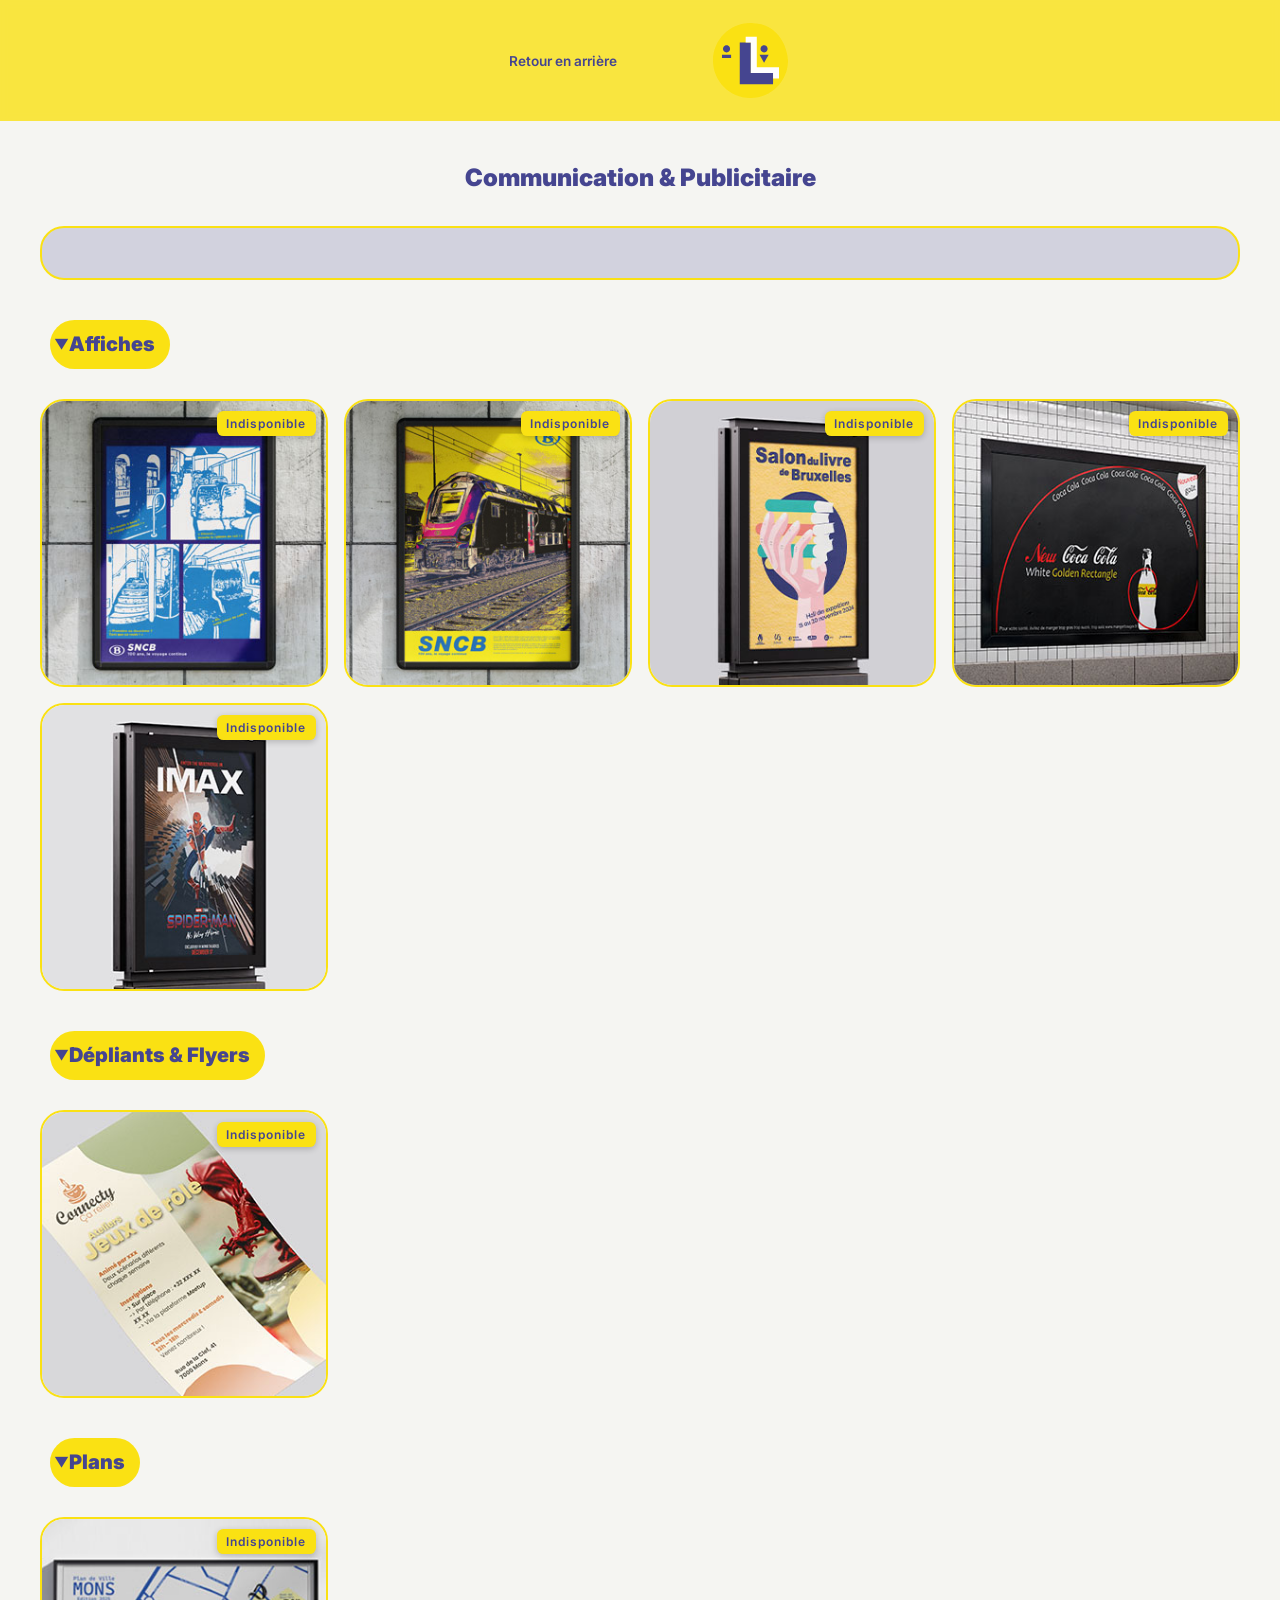
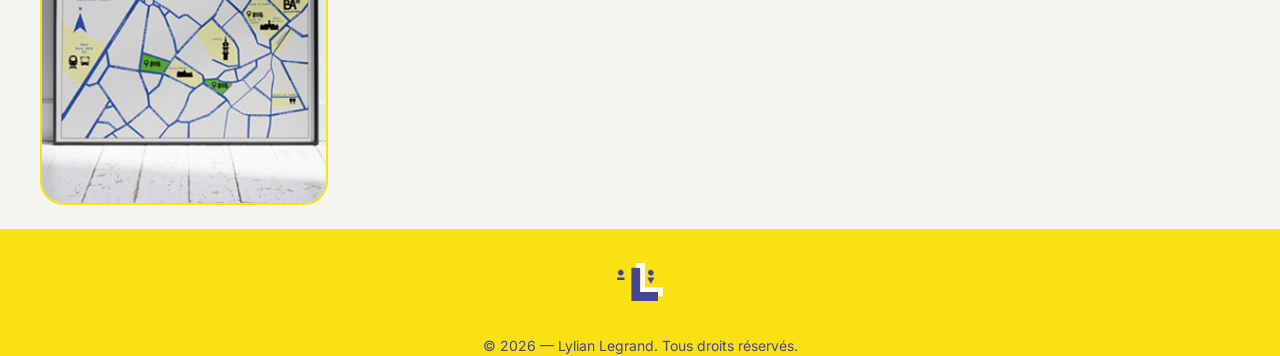
<file: html/communication_pub/communication_pub.html>
<!DOCTYPE html>
<html lang="fr">
<head>
    <!-- Meta de base -->
    <meta charset="UTF-8">
    <meta http-equiv="X-UA-Compatible" content="IE=edge">
    <meta name="viewport" content="width=device-width, initial-scale=1.0">

    <!-- Titre, Icône & SEO -->
    <title>Lylian Legrand – Portfolio Graphique</title>

    <link rel="icon" type="image/svg+xml" href="../../assets/images/favicon/favicon.svg">
    
    <meta name="description" content="Portfolio de Legrand Lylian, graphiste et artiste visuel. Illustration, design graphique, motion et projets créatifs.">
    <meta name="author" content="Lylian Legrand">
    <meta name="theme-color" content="#454590">

    <!-- Fonts -->
    <link rel="preconnect" href="https://fonts.googleapis.com">
    <link rel="preconnect" href="https://fonts.gstatic.com" crossorigin>
    <link href="https://fonts.googleapis.com/css2?family=Inter:wght@300;400;600&display=swap" rel="stylesheet">
    
    <!-- Stylesheets -->
    <link rel="stylesheet" href="../../css/main.css">
</head>
<body>
    <main>
        <header>
            <nav class="navbar">
                <ul>
                    <li><a href="../../index.html#projects">Retour en arrière</a></li>
                    <li><a href="../../index.html"><img src="../../assets/images/website_icon/website_icon.svg" alt="Logo Lylian Legrand" loading="eager"></a></li>
                </ul>
            </nav>
        </header>
        <section class="reveal">
            <h2 id="projects">Communication & Publicitaire</h2>
            <div class="grid1">
                <div>
                    <article>
                        <p class="center"></p>
                    </article>
                </div>
            </div>
            <div id="portfolio"></div>
        </section>
        <div id="alert">🚧 Cette page n'est pas encore disponible</div>
        <footer>
            <nav class="navbar_footer reveal">
                <ul>
                    <li><a href="../../index.html"><img src="../../assets/images/website_icon/website_icon.svg" alt="website_icon"></a></li>
                </ul>
            </nav>
            <p class="center"><small>&copy; <span id="year"></span> — Lylian Legrand. Tous droits réservés.</small></p>
        </footer>
        <div id="overlay">
            <div class="overlay_content">
                <button id="overlay_close">✕</button>
                <iframe id="overlay_frame"></iframe>
            </div>
        </div>
        <template id="portfolio_item">
            <article>
            <a>
            <img loading="lazy">
            <div>
            <span class="title"></span>
            <span class="date"></span>
            <p></p>
            </div>
            </a>
            </article>
        </template>
        <script src="../../assets/js/reveal.js" defer></script>
        <script src="../../assets/js/getyear.js" defer></script>
        <script src="../../html/communication_pub/template_communication_pub.js" defer></script>
    </main>
</body>
</html>
</file>
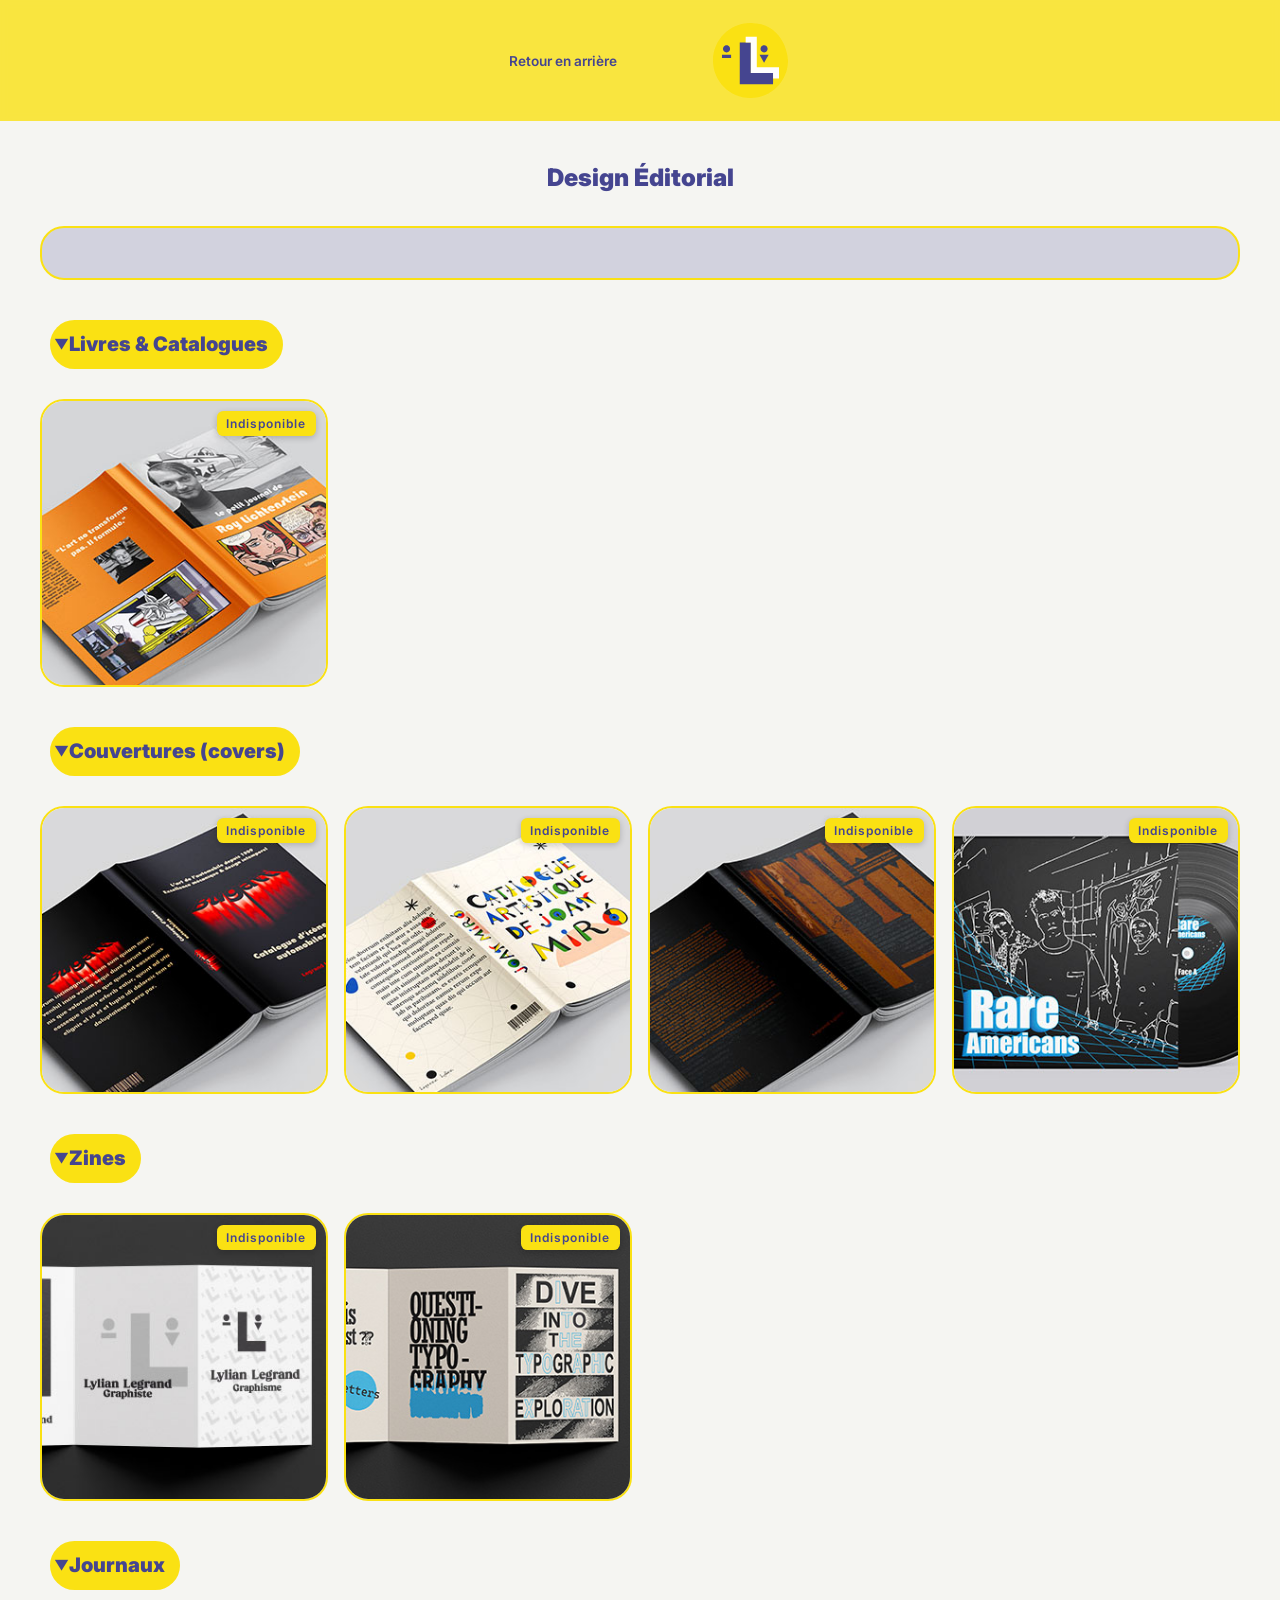
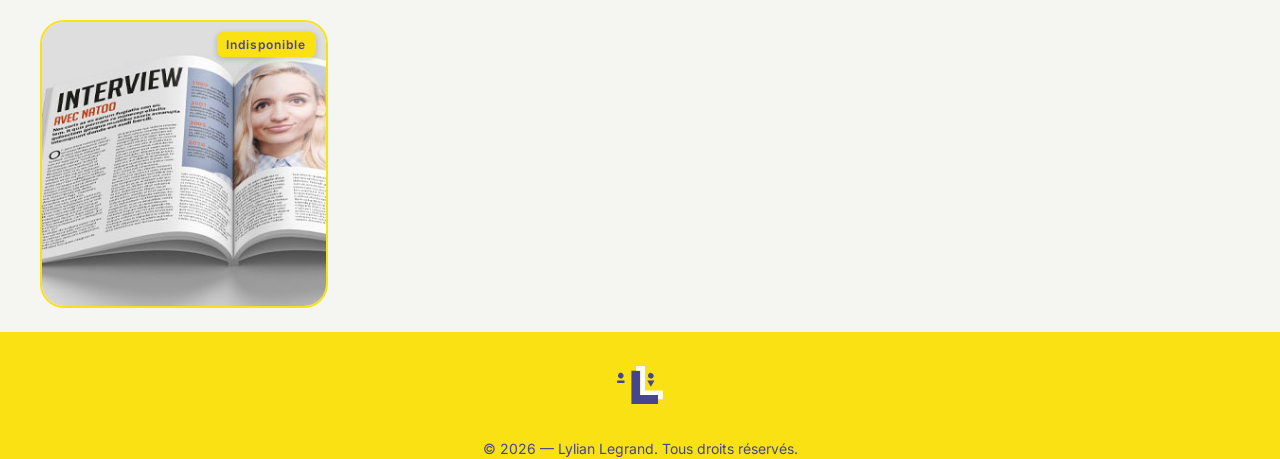
<file: html/design_editorial/design_editorial.html>
<!DOCTYPE html>
<html lang="fr">
<head>
    <!-- Meta de base -->
    <meta charset="UTF-8">
    <meta http-equiv="X-UA-Compatible" content="IE=edge">
    <meta name="viewport" content="width=device-width, initial-scale=1.0">

    <!-- Titre, Icône & SEO -->
    <title>Lylian Legrand – Portfolio Graphique</title>

    <link rel="icon" type="image/svg+xml" href="../../assets/images/favicon/favicon.svg">
    
    <meta name="description" content="Portfolio de Legrand Lylian, graphiste et artiste visuel. Illustration, design graphique, motion et projets créatifs.">
    <meta name="author" content="Lylian Legrand">
    <meta name="theme-color" content="#454590">

    <!-- Fonts -->
    <link rel="preconnect" href="https://fonts.googleapis.com">
    <link rel="preconnect" href="https://fonts.gstatic.com" crossorigin>
    <link href="https://fonts.googleapis.com/css2?family=Inter:wght@300;400;600&display=swap" rel="stylesheet">
    
    <!-- Stylesheets -->
    <link rel="stylesheet" href="../../css/main.css">
</head>
<body>
    <main>
        <header>
            <nav class="navbar">
                <ul>
                    <li><a href="../../index.html#projects">Retour en arrière</a></li>
                    <li><a href="../../index.html"><img src="../../assets/images/website_icon/website_icon.svg" alt="Logo Lylian Legrand" loading="eager"></a></li>
                </ul>
            </nav>
        </header>
        <section class="reveal">
            <h2 id="projects">Design Éditorial</h2>
            <div class="grid1">
                <div>
                    <article>
                        <p class="center"></p>
                    </article>
                </div>
            </div>
            <div id="portfolio"></div>
        </section>
        <div id="alert">🚧 Cette page n'est pas encore disponible</div>
        <footer>
            <nav class="navbar_footer reveal">
                <ul>
                    <li><a href="../../index.html"><img src="../../assets/images/website_icon/website_icon.svg" alt="website_icon"></a></li>
                </ul>
            </nav>
            <p class="center"><small>&copy; <span id="year"></span> — Lylian Legrand. Tous droits réservés.</small></p>
        </footer>
        <div id="overlay">
            <div class="overlay_content">
                <button id="overlay_close">✕</button>
                <iframe id="overlay_frame"></iframe>
            </div>
        </div>
        <template id="portfolio_item">
            <article>
            <a>
            <img loading="lazy">
            <div>
            <span class="title"></span>
            <span class="date"></span>
            <p></p>
            </div>
            </a>
            </article>
        </template>
        <script src="../../assets/js/reveal.js" defer></script>
        <script src="../../html/design_editorial/template_design_editorial.js" defer></script>
        <script src="../../assets/js/getyear.js" defer></script>
    </main>
</body>
</html>
</file>
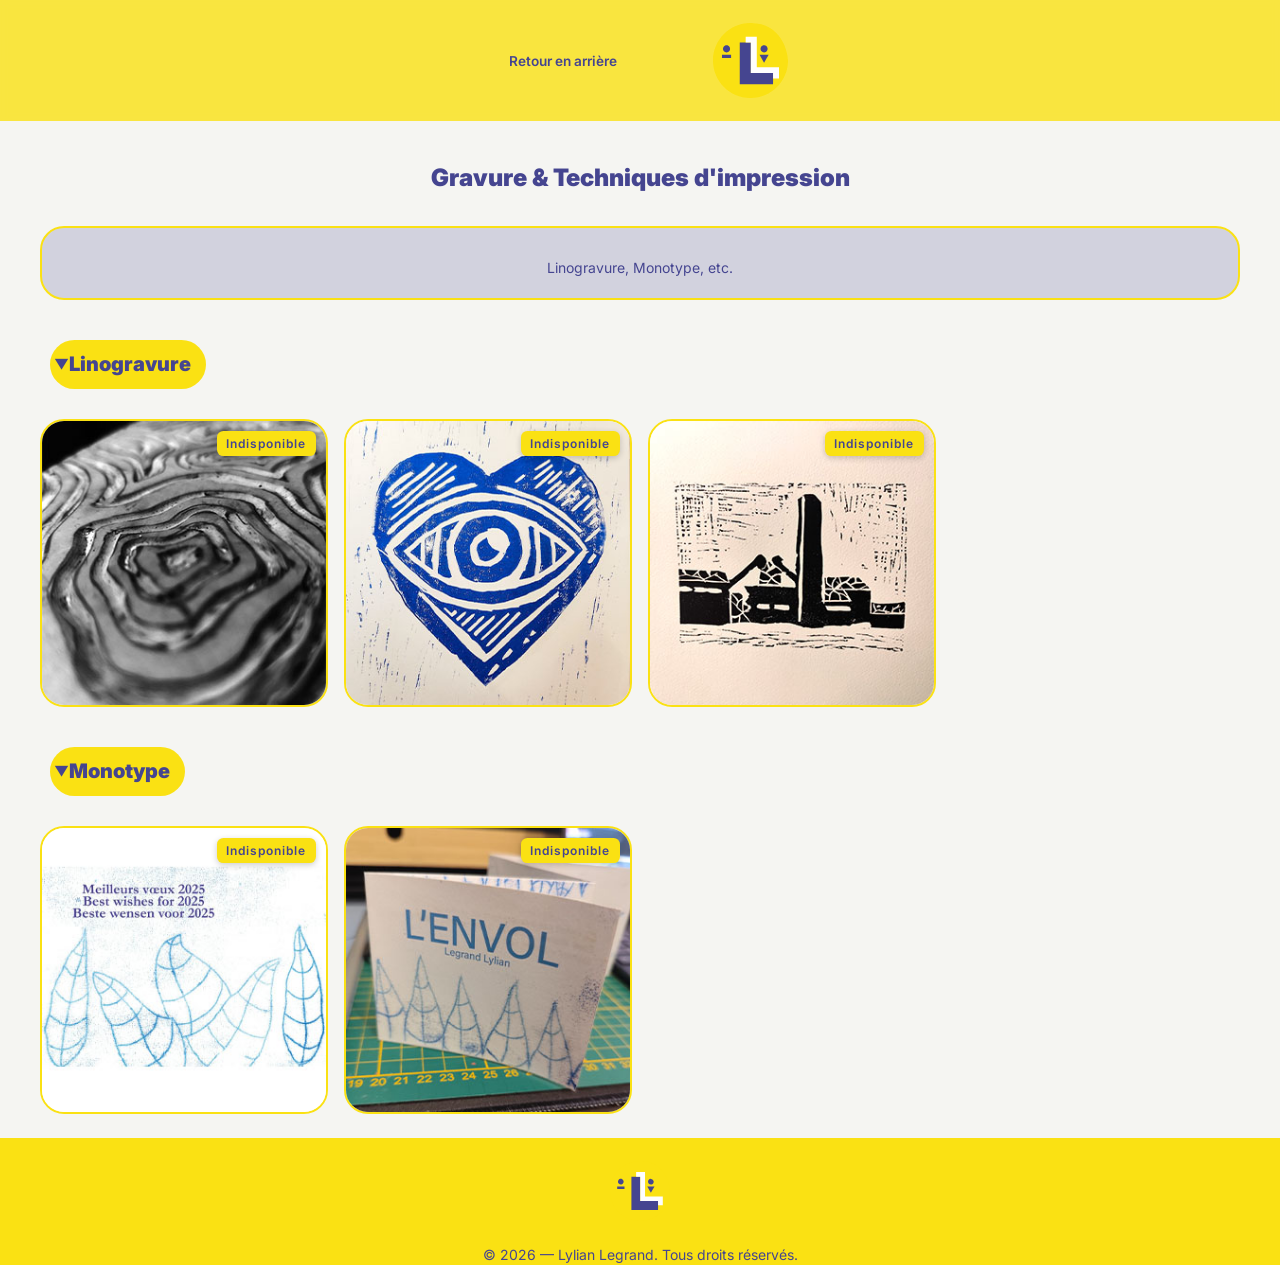
<file: html/gravure_impression/gravure_impression.html>
<!DOCTYPE html>
<html lang="fr">
<head>
    <!-- Meta de base -->
    <meta charset="UTF-8">
    <meta http-equiv="X-UA-Compatible" content="IE=edge">
    <meta name="viewport" content="width=device-width, initial-scale=1.0">

    <!-- Titre, Icône & SEO -->
    <title>Lylian Legrand – Portfolio Graphique</title>

    <link rel="icon" type="image/svg+xml" href="../../assets/images/favicon/favicon.svg">
    
    <meta name="description" content="Portfolio de Legrand Lylian, graphiste et artiste visuel. Illustration, design graphique, motion et projets créatifs.">
    <meta name="author" content="Lylian Legrand">
    <meta name="theme-color" content="#454590">

    <!-- Fonts -->
    <link rel="preconnect" href="https://fonts.googleapis.com">
    <link rel="preconnect" href="https://fonts.gstatic.com" crossorigin>
    <link href="https://fonts.googleapis.com/css2?family=Inter:wght@300;400;600&display=swap" rel="stylesheet">
    
    <!-- Stylesheets -->
    <link rel="stylesheet" href="../../css/main.css">
</head>
<body>
    <main>
        <header>
            <nav class="navbar">
                <ul>
                    <li><a href="../../index.html#projects">Retour en arrière</a></li>
                    <li><a href="../../index.html"><img src="../../assets/images/website_icon/website_icon.svg" alt="Logo Lylian Legrand" loading="eager"></a></li>
                </ul>
            </nav>
        </header>
        <section class="reveal">
            <h2 id="projects">Gravure & Techniques d'impression</h2>
            <div class="grid1">
                <div>
                    <article>
                        <p class="center">Linogravure, Monotype, etc.</p>
                    </article>
                </div>
            </div>
            <div id="portfolio"></div>
        </section>
        <div id="alert">🚧 Cette page n'est pas encore disponible</div>
        <footer>
            <nav class="navbar_footer reveal">
                <ul>
                    <li><a href="../../index.html"><img src="../../assets/images/website_icon/website_icon.svg" alt="website_icon"></a></li>
                </ul>
            </nav>
            <p class="center"><small>&copy; <span id="year"></span> — Lylian Legrand. Tous droits réservés.</small></p>
        </footer>
        <div id="overlay">
            <div class="overlay_content">
                <button id="overlay_close">✕</button>
                <iframe id="overlay_frame"></iframe>
            </div>
        </div>
        <template id="portfolio_item">
            <article>
            <a>
            <img loading="lazy">
            <div>
            <span class="title"></span>
            <span class="date"></span>
            <p></p>
            </div>
            </a>
            </article>
        </template>
        <script src="../../assets/js/reveal.js" defer></script>
        <script src="../../assets/js/getyear.js" defer></script>
        <script src="../../html/gravure_impression/template_gravure_impression.js" defer></script>
    </main>
</body>
</html>
</file>
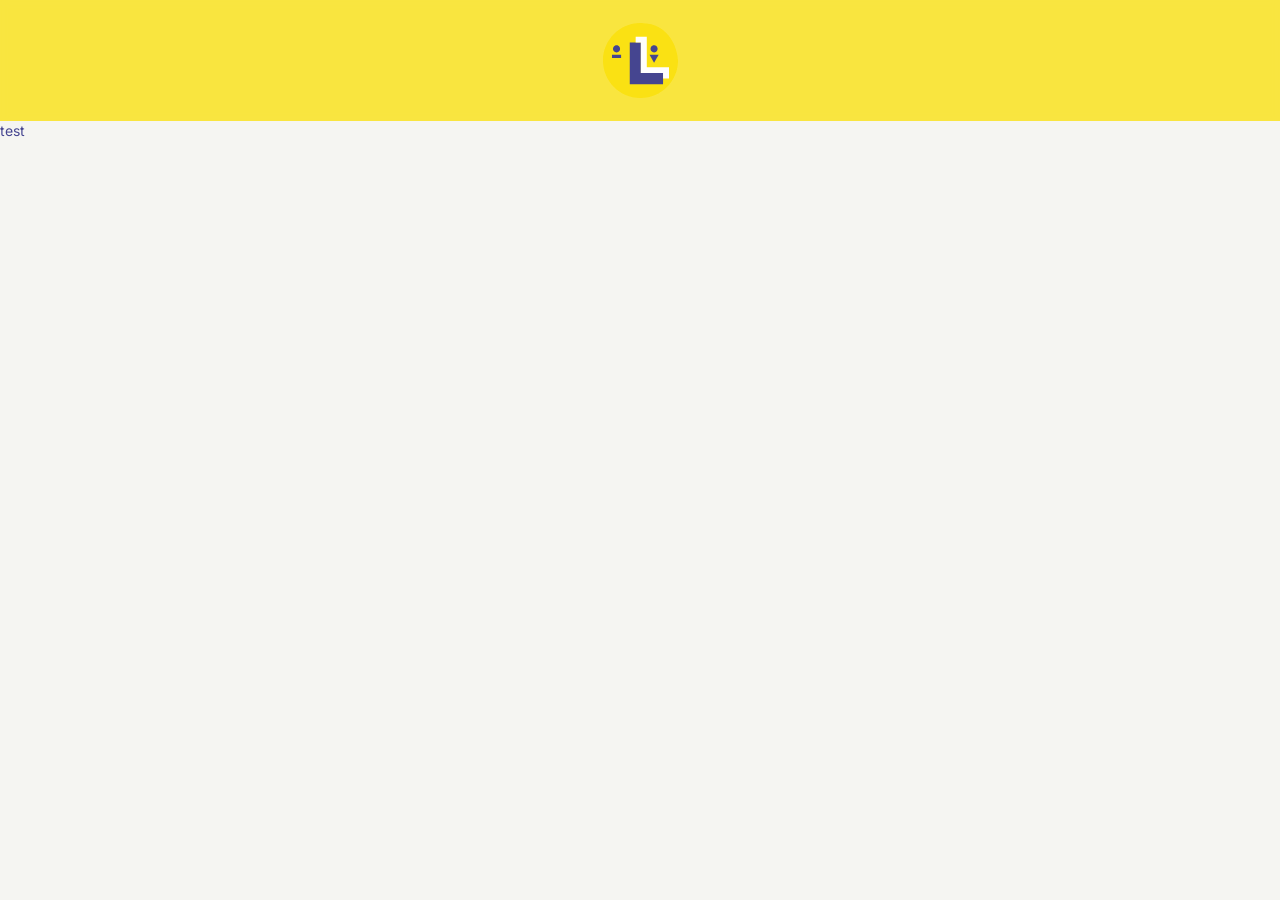
<file: html/logos_identite-visuelle/cocotte.html>
<!DOCTYPE html>
<html lang="fr">
<head>
    <!-- Meta de base -->
    <meta charset="UTF-8">
    <meta http-equiv="X-UA-Compatible" content="IE=edge">
    <meta name="viewport" content="width=device-width, initial-scale=1.0">

    <!-- Titre, Icône & SEO -->
    <title>Lylian Legrand – Portfolio Graphique</title>

    <link rel="icon" type="image/svg+xml" href="../../assets/images/favicon/favicon.svg">
    
    <meta name="description" content="Portfolio de Legrand Lylian, graphiste et artiste visuel. Illustration, design graphique, motion et projets créatifs.">
    <meta name="author" content="Lylian Legrand">
    <meta name="theme-color" content="#454590">

    <!-- Fonts -->
    <link rel="preconnect" href="https://fonts.googleapis.com">
    <link rel="preconnect" href="https://fonts.gstatic.com" crossorigin>
    <link href="https://fonts.googleapis.com/css2?family=Inter:wght@300;400;600&display=swap" rel="stylesheet">
    
    <!-- Stylesheets -->
    <link rel="stylesheet" href="../../css/main.css">
</head>
<body>
    <main>
        <header>
            <nav class="navbar">
                <ul>
                    <li><a><img src="../../assets/images/website_icon/website_icon.svg" alt="Logo Lylian Legrand" loading="eager"></a></li>
                </ul>
            </nav>
        </header>
        <p>test</p>
    </main>
    <footer></footer>
</body>
</html>
</file>
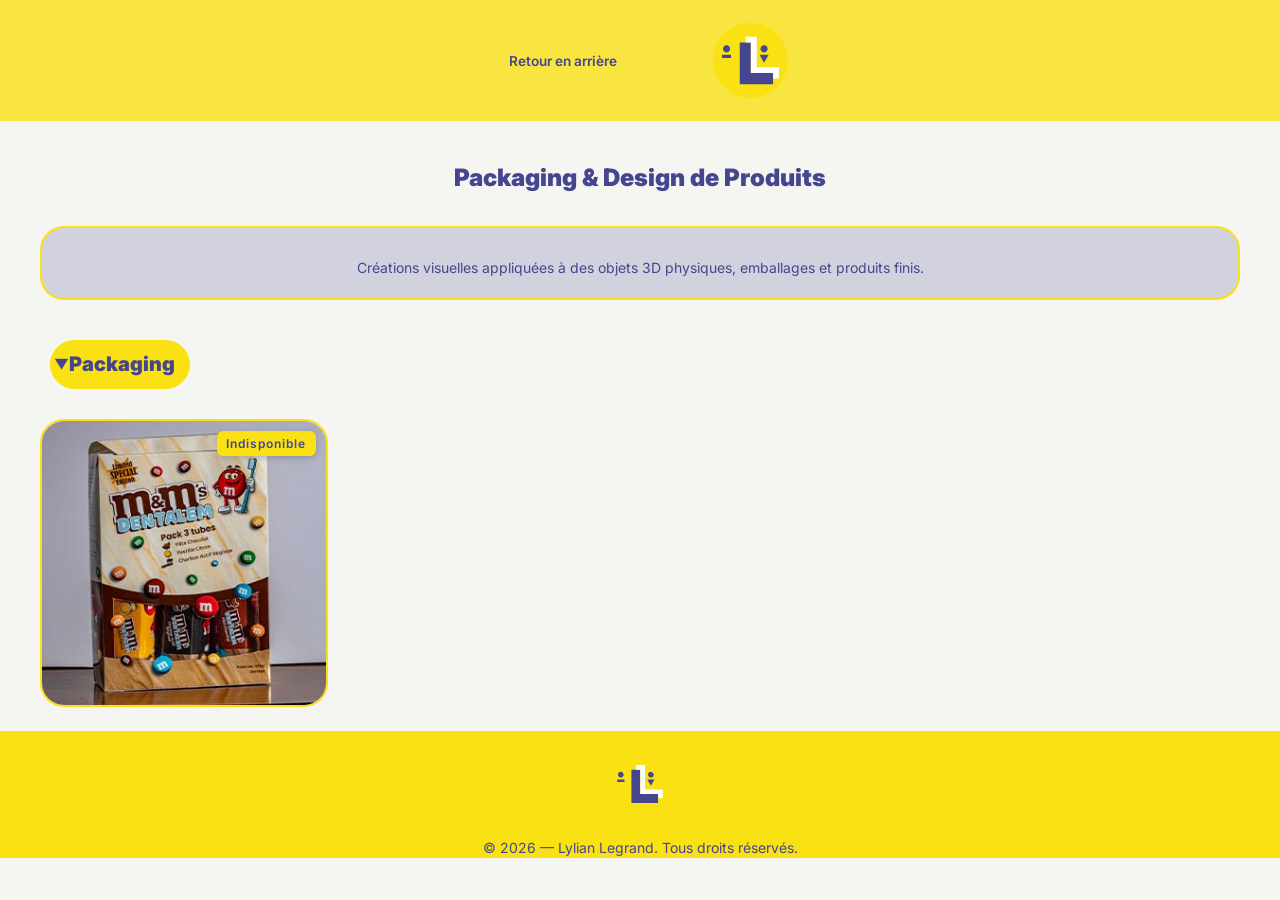
<file: html/packaging_product-design/packaging_product-design.html>
<!DOCTYPE html>
<html lang="fr">
<head>
    <!-- Meta de base -->
    <meta charset="UTF-8">
    <meta http-equiv="X-UA-Compatible" content="IE=edge">
    <meta name="viewport" content="width=device-width, initial-scale=1.0">

    <!-- Titre, Icône & SEO -->
    <title>Lylian Legrand – Portfolio Graphique</title>

    <link rel="icon" type="image/svg+xml" href="../../assets/images/favicon/favicon.svg">
    
    <meta name="description" content="Portfolio de Legrand Lylian, graphiste et artiste visuel. Illustration, design graphique, motion et projets créatifs.">
    <meta name="author" content="Lylian Legrand">
    <meta name="theme-color" content="#454590">

    <!-- Fonts -->
    <link rel="preconnect" href="https://fonts.googleapis.com">
    <link rel="preconnect" href="https://fonts.gstatic.com" crossorigin>
    <link href="https://fonts.googleapis.com/css2?family=Inter:wght@300;400;600&display=swap" rel="stylesheet">
    
    <!-- Stylesheets -->
    <link rel="stylesheet" href="../../css/main.css">
</head>
<body>
    <main>
        <header>
            <nav class="navbar">
                <ul>
                    <li><a href="../../index.html#projects">Retour en arrière</a></li>
                    <li><a href="../../index.html"><img src="../../assets/images/website_icon/website_icon.svg" alt="Logo Lylian Legrand" loading="eager"></a></li>
                </ul>
            </nav>
        </header>
        <section class="reveal">
            <h2 id="projects">Packaging & Design de Produits</h2>
            <div class="grid1">
                <div>
                    <article>
                        <p class="center">Créations visuelles appliquées à des objets 3D physiques, emballages et produits finis.</p>
                    </article>
                </div>
            </div>
            <div id="portfolio"></div>
        </section>
        <div id="alert">🚧 Cette page n'est pas encore disponible</div>
        <footer>
            <nav class="navbar_footer reveal">
                <ul>
                    <li><a href="../../index.html"><img src="../../assets/images/website_icon/website_icon.svg" alt="website_icon"></a></li>
                </ul>
            </nav>
            <p class="center"><small>&copy; <span id="year"></span> — Lylian Legrand. Tous droits réservés.</small></p>
        </footer>
        <div id="overlay">
            <div class="overlay_content">
                <button id="overlay_close">✕</button>
                <iframe id="overlay_frame"></iframe>
            </div>
        </div>
        <template id="portfolio_item">
            <article>
            <a>
            <img loading="lazy">
            <div>
            <span class="title"></span>
            <span class="date"></span>
            <p></p>
            </div>
            </a>
            </article>
        </template>
        <script src="../../assets/js/reveal.js" defer></script>
        <script src="../../assets/js/getyear.js" defer></script>
        <script src="../../html/packaging_product-design/template_packaging_product-design.js" defer></script>
    </main>
</body>
</html>
</file>
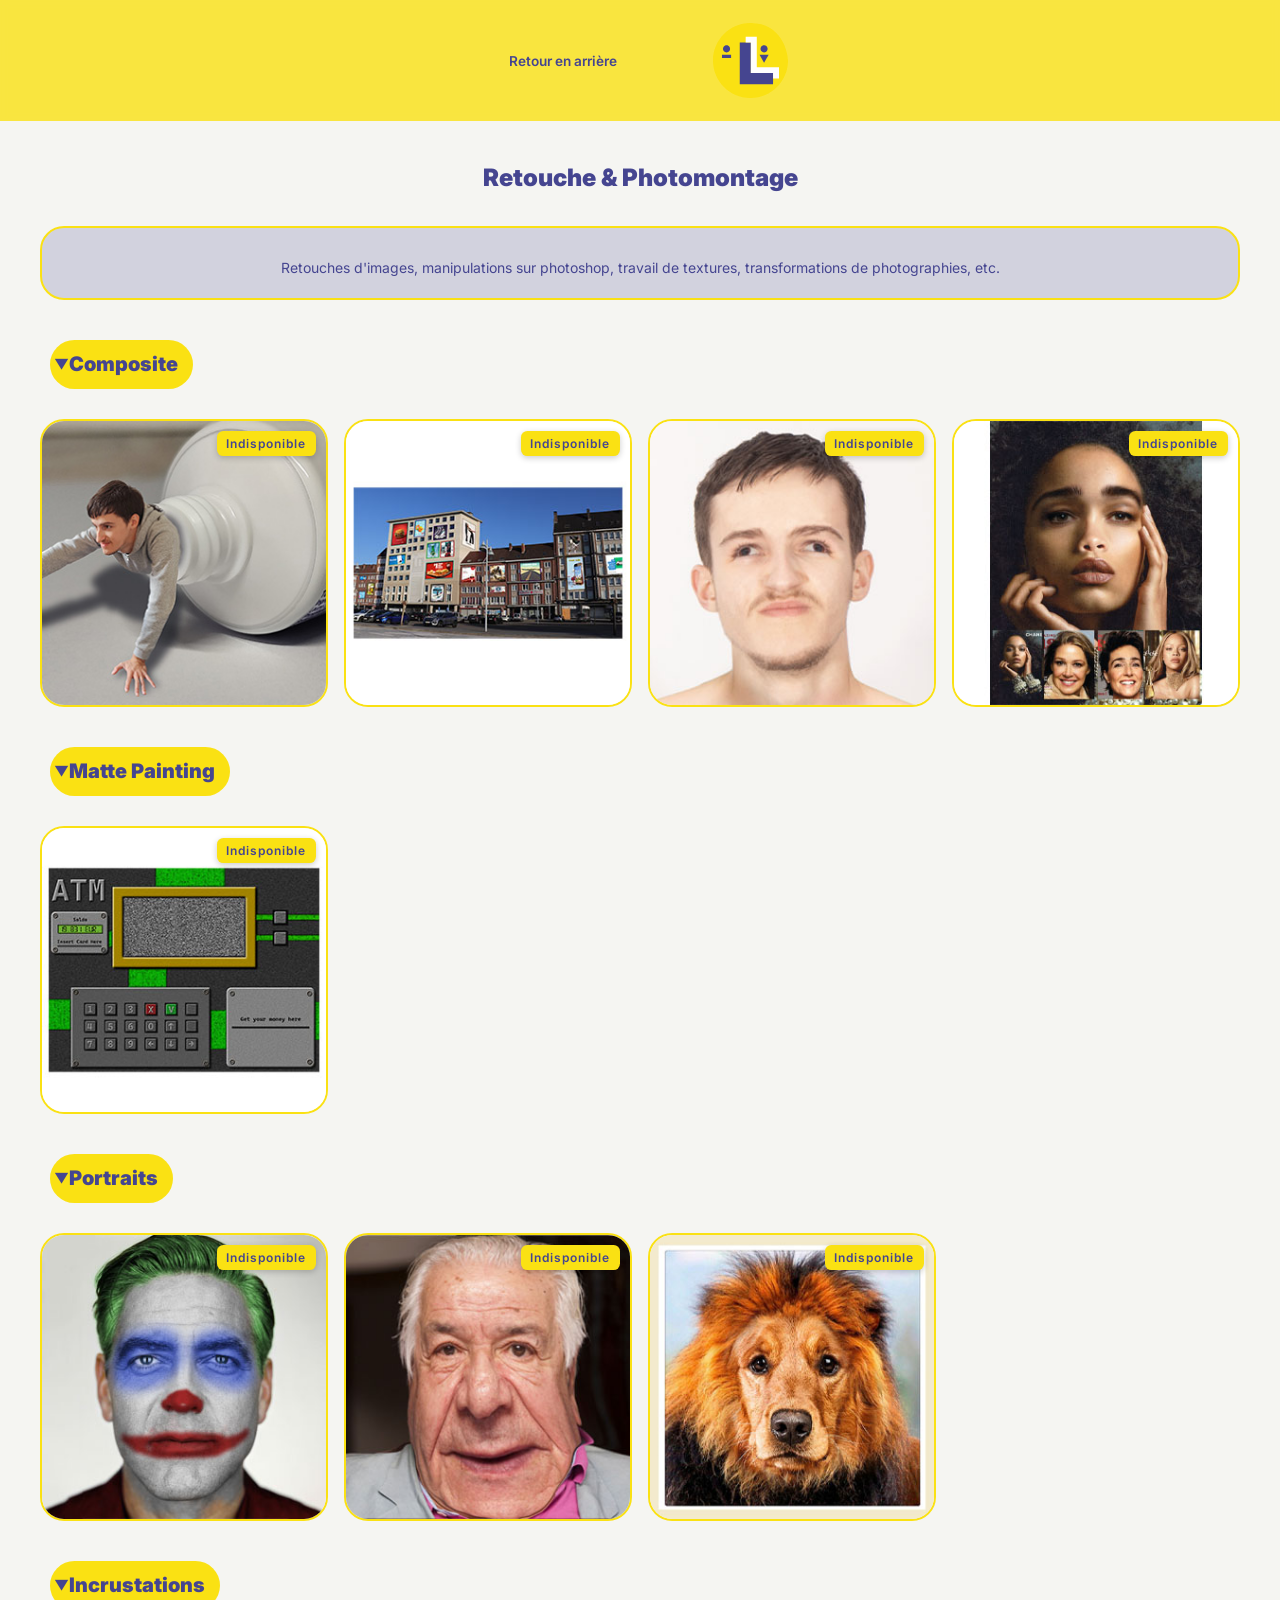
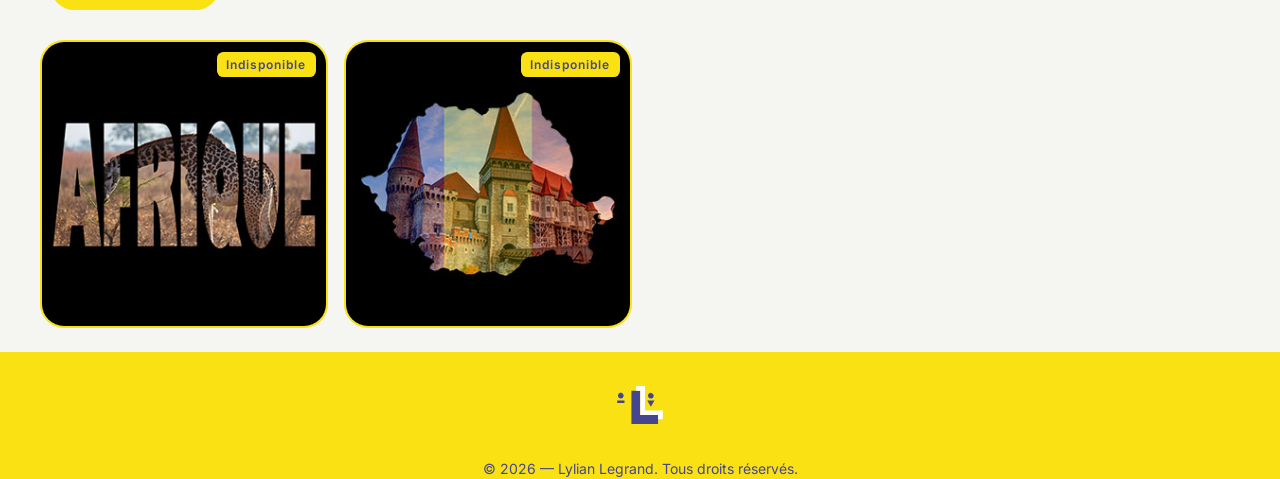
<file: html/retouche_photomontage/retouche_photomontage.html>
<!DOCTYPE html>
<html lang="fr">
<head>
    <!-- Meta de base -->
    <meta charset="UTF-8">
    <meta http-equiv="X-UA-Compatible" content="IE=edge">
    <meta name="viewport" content="width=device-width, initial-scale=1.0">

    <!-- Titre, Icône & SEO -->
    <title>Lylian Legrand – Portfolio Graphique</title>

    <link rel="icon" type="image/svg+xml" href="../../assets/images/favicon/favicon.svg">
    
    <meta name="description" content="Portfolio de Legrand Lylian, graphiste et artiste visuel. Illustration, design graphique, motion et projets créatifs.">
    <meta name="author" content="Lylian Legrand">
    <meta name="theme-color" content="#454590">

    <!-- Fonts -->
    <link rel="preconnect" href="https://fonts.googleapis.com">
    <link rel="preconnect" href="https://fonts.gstatic.com" crossorigin>
    <link href="https://fonts.googleapis.com/css2?family=Inter:wght@300;400;600&display=swap" rel="stylesheet">
    
    <!-- Stylesheets -->
    <link rel="stylesheet" href="../../css/main.css">
</head>
<body>
    <main>
        <header>
            <nav class="navbar">
                <ul>
                    <li><a href="../../index.html#projects">Retour en arrière</a></li>
                    <li><a href="../../index.html"><img src="../../assets/images/website_icon/website_icon.svg" alt="Logo Lylian Legrand" loading="eager"></a></li>
                </ul>
            </nav>
        </header>
        <section class="reveal">
            <h2 id="projects">Retouche & Photomontage</h2>
            <div class="grid1">
                <div>
                    <article>
                        <p class="center">Retouches d'images, manipulations sur photoshop, travail de textures, transformations de photographies, etc.</p>
                    </article>
                </div>
            </div>
            <div id="portfolio"></div>
        </section>
        <div id="alert">🚧 Cette page n'est pas encore disponible</div>
        <footer>
            <nav class="navbar_footer reveal">
                <ul>
                    <li><a href="../../index.html"><img src="../../assets/images/website_icon/website_icon.svg" alt="website_icon"></a></li>
                </ul>
            </nav>
            <p class="center"><small>&copy; <span id="year"></span> — Lylian Legrand. Tous droits réservés.</small></p>
        </footer>
        <div id="overlay">
            <div class="overlay_content">
                <button id="overlay_close">✕</button>
                <iframe id="overlay_frame"></iframe>
            </div>
        </div>
        <template id="portfolio_item">
            <article>
            <a>
            <img loading="lazy">
            <div>
            <span class="title"></span>
            <span class="date"></span>
            <p></p>
            </div>
            </a>
            </article>
        </template>
        <script src="../../assets/js/reveal.js" defer></script>
        <script src="../../assets/js/getyear.js" defer></script>
        <script src="../../html/retouche_photomontage/template_retouche_photomontage.js" defer></script>
    </main>
</body>
</html>
</file>
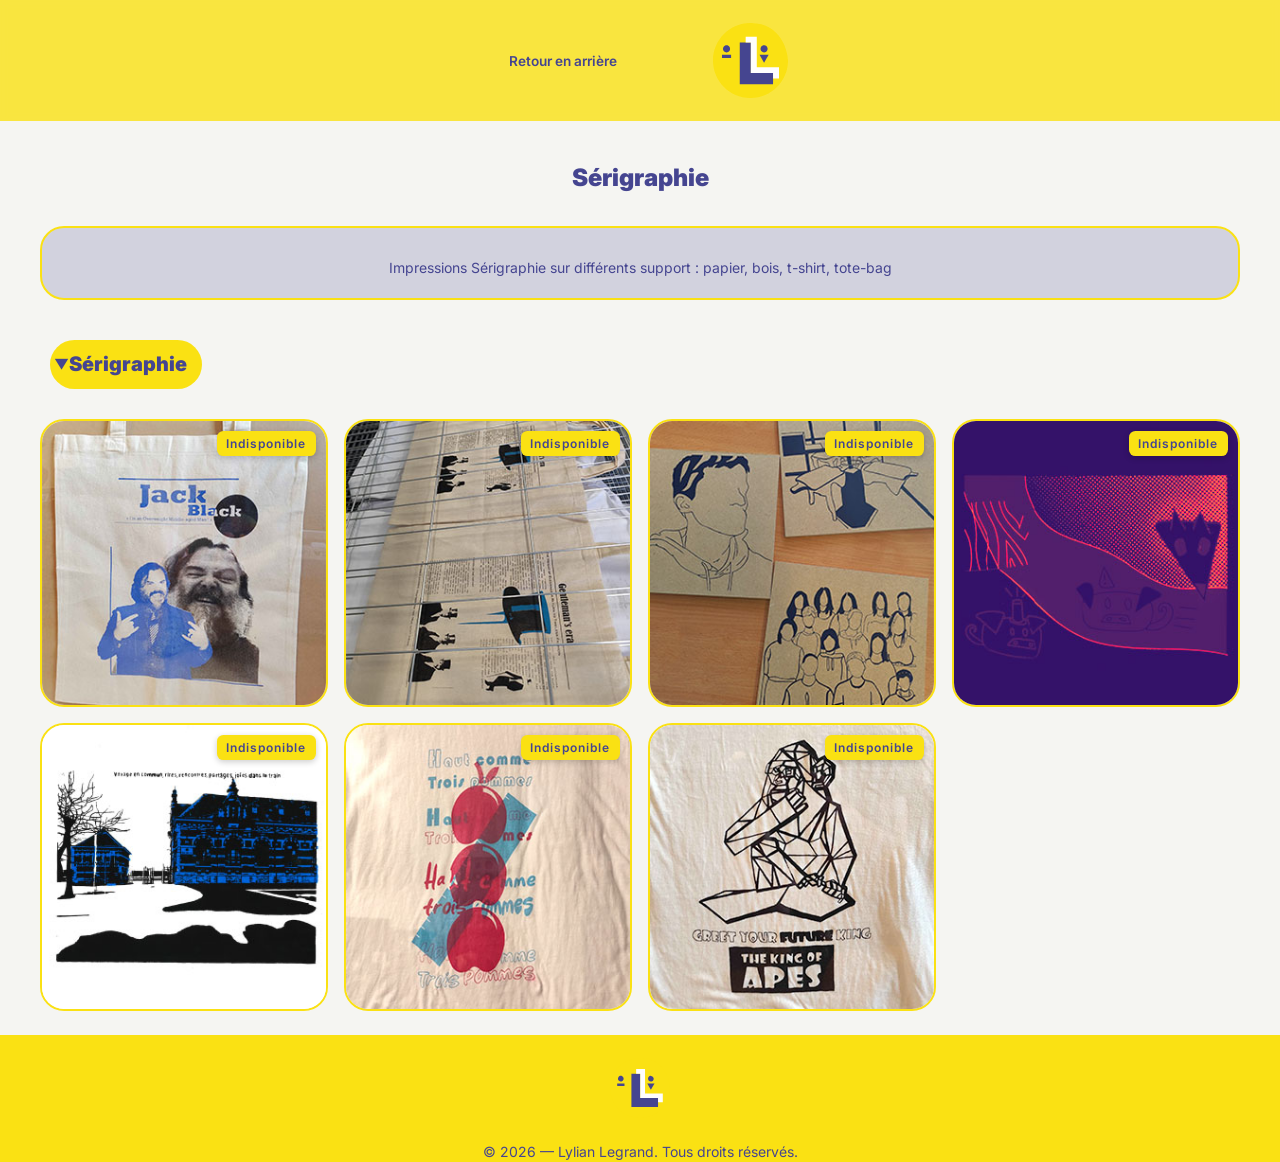
<file: html/serigraphie/serigraphie.html>
<!DOCTYPE html>
<html lang="fr">
<head>
    <!-- Meta de base -->
    <meta charset="UTF-8">
    <meta http-equiv="X-UA-Compatible" content="IE=edge">
    <meta name="viewport" content="width=device-width, initial-scale=1.0">

    <!-- Titre, Icône & SEO -->
    <title>Lylian Legrand – Portfolio Graphique</title>

    <link rel="icon" type="image/svg+xml" href="../../assets/images/favicon/favicon.svg">
    
    <meta name="description" content="Portfolio de Legrand Lylian, graphiste et artiste visuel. Illustration, design graphique, motion et projets créatifs.">
    <meta name="author" content="Lylian Legrand">
    <meta name="theme-color" content="#454590">

    <!-- Fonts -->
    <link rel="preconnect" href="https://fonts.googleapis.com">
    <link rel="preconnect" href="https://fonts.gstatic.com" crossorigin>
    <link href="https://fonts.googleapis.com/css2?family=Inter:wght@300;400;600&display=swap" rel="stylesheet">
    
    <!-- Stylesheets -->
    <link rel="stylesheet" href="../../css/main.css">
</head>
<body>
    <main>
        <header>
            <nav class="navbar">
                <ul>
                    <li><a href="../../index.html#projects">Retour en arrière</a></li>
                    <li><a href="../../index.html"><img src="../../assets/images/website_icon/website_icon.svg" alt="Logo Lylian Legrand" loading="eager"></a></li>
                </ul>
            </nav>
        </header>
        <section class="reveal">
            <h2 id="projects">Sérigraphie</h2>
            <div class="grid1">
                <div>
                    <article>
                        <p class="center">Impressions Sérigraphie sur différents support : papier, bois, t-shirt, tote-bag</p>
                    </article>
                </div>
            </div>
            <div id="portfolio"></div>
        </section>
        <div id="alert">🚧 Cette page n'est pas encore disponible</div>
        <footer>
            <nav class="navbar_footer reveal">
                <ul>
                    <li><a href="../../index.html"><img src="../../assets/images/website_icon/website_icon.svg" alt="website_icon"></a></li>
                </ul>
            </nav>
            <p class="center"><small>&copy; <span id="year"></span> — Lylian Legrand. Tous droits réservés.</small></p>
        </footer>
        <div id="overlay">
            <div class="overlay_content">
                <button id="overlay_close">✕</button>
                <iframe id="overlay_frame"></iframe>
            </div>
        </div>
        <template id="portfolio_item">
            <article>
            <a>
            <img loading="lazy">
            <div>
            <span class="title"></span>
            <span class="date"></span>
            <p></p>
            </div>
            </a>
            </article>
        </template>
        <script src="../../assets/js/reveal.js" defer></script>
        <script src="../../assets/js/getyear.js" defer></script>
        <script src="../../html/serigraphie/template_serigraphie.js" defer></script>
    </main>
</body>
</html>
</file>
<file: css/main.css>
@charset "UTF-8";
html, body, div, span, applet, object, iframe, h1, h2, h3, h4, h5, h6, p, blockquote, pre, a, abbr, acronym, address, big, cite, code, del, dfn, em, img, ins, kbd, q, s, samp, small, strike, strong, sub, sup, tt, var, b, u, i, center, dl, dt, dd, ol, ul, li, fieldset, form, label, legend, table, caption, tbody, tfoot, thead, tr, th, td, article, aside, canvas, details, embed, figure, figcaption, footer, header, hgroup, menu, nav, output, ruby, section, summary, time, mark, audio, video {
  margin: 0;
  padding: 0;
  border: 0;
  font-size: 100%;
  font: inherit;
  vertical-align: baseline;
}

article, aside, details,
figcaption, figure, footer, header,
hgroup, menu, nav, section {
  display: block;
}

body {
  line-height: 1;
}

ol, ul {
  list-style: none;
}

blockquote, q {
  quotes: none;
}
blockquote::before, blockquote::after, q::before, q::after {
  content: "";
}

table {
  border-collapse: collapse;
  border-spacing: 0;
}

:root {
  /* COLORS */
  --color-gray:#f5f5f2;
  --color-yellow:#fae113;
  --color-purple:#454590;
  /* LAYOUT */
  --website_max-width:1200px;
  --scroll_margin-top:70px; /* TO DOOOO*/
  --margin-top_h: 40px;
  /* TYPO */
  --font-family:'Inter',sans-serif;
  --font-size_navbar:0.85rem;
  --font-size_h1:2rem;
  --font-size_h2:1.5rem;
  --font-size_h3:1.25rem;
  --font-size_h4:1.05rem;
  --font-size_h5:0.95rem;
  --font-size_p:0.875rem;
  --font-weight_light:300;
  --font-weight_regular:400;
  --font-weight_semibold:600;
  --font-weight_bold:700;
  --font-weight_black:900;
  --line-height:1.45;
}

header {
  background-color: color-mix(in srgb, var(--color-yellow) 80%, transparent);
  backdrop-filter: blur(4px) saturate(120%);
  -webkit-backdrop-filter: blur(4px) saturate(120%);
}

.navbar a:not(:has(img)):hover, .navbar a:not(:has(img)):focus-visible,
.navbar_footer a:not(:has(img)):hover,
.navbar_footer a:not(:has(img)):focus-visible {
  background-color: var(--color-purple);
  color: var(--color-yellow);
}

h1, h2, h3,
h4, h5, h6 {
  color: var(--color-purple);
}

h3 {
  background-color: var(--color-yellow);
}

p, a {
  color: var(--color-purple);
}

.title,
.date {
  color: var(--color-purple);
}

.grid1 article,
.grid2 article,
.grid3 article {
  background-color: color-mix(in srgb, var(--color-purple) 20%, transparent);
  border: 2px solid var(--color-yellow);
}
.grid1 li::before,
.grid2 li::before,
.grid3 li::before {
  background-color: var(--color-purple);
}

.portfolio_grid article a {
  border: 2px solid var(--color-yellow);
}
.portfolio_grid article a > div {
  background: linear-gradient(to top, var(--color-yellow), rgba(0, 0, 0, 0.098));
}
.portfolio_grid article a:focus-visible {
  border-color: var(--color-purple);
}

article.indisponible::after {
  background: var(--color-yellow);
  color: var(--color-purple);
}

form label {
  color: var(--color-purple);
}
form input, form textarea {
  border: 2px solid var(--color-purple);
  background-color: transparent;
  color: var(--color-purple);
}
form input::-moz-placeholder, form textarea::-moz-placeholder {
  color: color-mix(in srgb, var(--color-purple) 60%, transparent);
}
form input::placeholder, form textarea::placeholder {
  color: color-mix(in srgb, var(--color-purple) 60%, transparent);
}
form input:focus-visible, form textarea:focus-visible {
  box-shadow: 0 0 0 0.8px var(--color-purple);
  outline: 2px solid var(--color-purple);
}
form button[type=submit] {
  background: var(--color-yellow);
  color: var(--color-purple);
}
form button[type=submit]:hover {
  background: var(--color-purple);
  color: var(--color-yellow);
}
form button[type=reset] {
  background: var(--color-yellow);
  color: var(--color-purple);
  border: 2px solid var(--color-purple);
}
form button[type=reset]:hover {
  background: var(--color-purple);
  color: var(--color-yellow);
}

footer {
  background-color: var(--color-yellow);
}

body {
  font-family: var(--font-family);
  line-height: var(--line-height);
}

.navbar a,
.navbar_footer a {
  font-size: var(--font-size_navbar);
  font-weight: var(--font-weight_semibold);
  text-decoration: none;
}

h1, h2, h3 {
  font-weight: var(--font-weight_black);
  margin-top: var(--margin-top_h);
}

h1, h2 {
  text-align: center;
}

h1 {
  font-size: var(--font-size_h1);
}

h2 {
  font-size: var(--font-size_h2);
}

h3 {
  font-size: var(--font-size_h3);
  display: inline-block;
  padding: 10px 15px;
  border-radius: 999px;
}

h4 {
  font-size: var(--font-size_h4);
  font-weight: var(--font-weight_semibold);
  text-align: center;
  margin-bottom: 10px;
}

h5 {
  font-size: var(--font-size_h5);
  font-weight: var(--font-weight_semibold);
  text-align: center;
  padding: 15px;
}

p {
  font-size: var(--font-size_p);
  font-weight: var(--font-weight_regular);
}

.bold {
  font-weight: var(--font-weight_bold);
}

.italic {
  font-style: italic;
}

.center {
  text-align: center;
}

.title,
.date {
  text-align: center;
}

.title {
  font-weight: var(--font-weight_black);
  font-size: 1.3rem;
}

.date {
  font-style: italic;
  font-size: 1rem;
}

article.indisponible::after {
  font-size: 0.75rem;
  font-weight: 600;
  letter-spacing: 1px;
}

form label {
  font-weight: var(--font-weight_semibold);
}
form input, form textarea {
  font-family: var(--font-family);
  font-size: var(--font-size_p);
}
form [type=submit] {
  font-weight: var(--font-weight_semibold);
}
form [type=reset] {
  font-weight: var(--font-weight_semibold);
}

html {
  scroll-behavior: smooth;
}

h2[id] {
  scroll-margin-top: 110px;
}

body {
  background: var(--color-gray);
}

section {
  max-width: var(--website_max-width);
  margin: auto;
  padding: 0 1rem;
}

img {
  max-width: 100%;
  height: auto;
}

header.scrolled {
  transition: box-shadow 0.4s ease;
}

.navbar a,
.navbar_footer a {
  transition: background-color 0.25s ease, color 0.25s ease, transform 0.2s ease;
}
.navbar a:hover,
.navbar_footer a:hover {
  transform: translateY(-5px);
}
.navbar img:hover,
.navbar_footer img:hover {
  transform: scale(1.15);
}

.portfolio_grid article a img {
  transition: transform 0.35s ease, filter 0.35s ease;
}
.portfolio_grid article a > div {
  opacity: 0;
  transform: translateY(20px);
  transition: opacity 0.3s ease, transform 0.3s ease;
}
.portfolio_grid article a:hover img {
  transform: scale(1.05);
  filter: grayscale(0.9) blur(3px);
}
.portfolio_grid article a:hover > div {
  opacity: 1;
  transform: translateY(0);
}

form input, form textarea {
  transition: border-color 0.25s ease, box-shadow 0.25s ease;
}
form input:focus-visible, form textarea:focus-visible {
  transform: scale(1.02);
}
form button {
  transition: background-color 0.25s ease, color 0.25s ease, transform 0.2s ease;
}
form button:hover {
  transition-duration: 0.15s;
  transform: translateY(-3px);
}

header {
  position: sticky;
  top: 0;
  z-index: 100;
}
header.scrolled {
  box-shadow: 0 8px 32px rgba(0, 0, 0, 0.12);
}

.navbar {
  max-width: var(--website_max-width);
  margin: 0 auto;
}
.navbar ul {
  list-style: none;
  display: flex;
  align-items: center;
  justify-content: center;
  gap: 5rem;
}
.navbar img {
  width: 75px;
  height: auto;
  display: block;
}
.navbar a {
  position: relative;
  padding: 0.5rem 1rem;
  border-radius: 999px;
}
.navbar a:focus-visible {
  outline: none;
}

#banner {
  max-width: var(--website_max-width);
  margin-inline: auto;
  overflow: hidden;
  aspect-ratio: 1200/480;
}
#banner img {
  width: 100%;
  height: auto;
  display: block;
}

.grid1,
.grid2 {
  width: 100%;
  margin-top: 30px;
  display: grid;
  grid-template-columns: repeat(3, 1fr);
  gap: 2.5rem 1.25rem;
}
.grid1 article,
.grid2 article {
  border-radius: 1.5rem;
  padding: 1.25rem;
}
.grid1 li,
.grid2 li {
  position: relative;
  padding-left: 0.75rem;
  margin-top: 0.6rem;
}
.grid1 li::before,
.grid2 li::before {
  content: "";
  position: absolute;
  left: 0;
  top: 0.55rem;
  width: 5px;
  height: 5px;
  border-radius: 50%;
}
.grid1 img,
.grid2 img {
  width: 100px;
  height: auto;
  margin: 0 auto;
  display: block;
  align-items: center;
  justify-content: center;
  padding: 1rem;
}
.grid1 .grid_stack,
.grid2 .grid_stack {
  display: grid;
  gap: 1.25rem;
}
.grid1 .grid_inline,
.grid2 .grid_inline {
  display: flex;
  gap: 0.75rem;
  justify-content: center;
}
.grid1 p.center,
.grid2 p.center {
  margin-top: 10px;
}

.grid1 > div:last-child {
  grid-column: 1/-1;
}

.portfolio_grid {
  margin-top: 30px;
  display: grid;
  grid-template-columns: repeat(4, 1fr);
  gap: 1rem;
  align-items: center;
  justify-content: center;
}
.portfolio_grid article a {
  position: relative;
  display: block;
  overflow: hidden;
  text-decoration: none;
  border-radius: 1.5rem;
}
.portfolio_grid article a img {
  width: 100%;
  height: auto;
  display: block;
}
.portfolio_grid article a > div {
  position: absolute;
  inset: 0;
  padding: 20px;
  display: flex;
  flex-direction: column;
  justify-content: center;
}

article.indisponible {
  position: relative;
  cursor: not-allowed;
}
article.indisponible::after {
  content: "Indisponible";
  position: absolute;
  top: 12px;
  right: 12px;
  padding: 0.25rem 0.6rem;
  border-radius: 0.4rem;
  box-shadow: 0 2px 6px rgba(0, 0, 0, 0.2);
}
article.indisponible a:hover {
  cursor: not-allowed;
}

.collapsible-title {
  cursor: pointer;
  position: relative;
  -webkit-user-select: none;
     -moz-user-select: none;
          user-select: none;
  padding-left: 1.2rem;
  margin-left: 10px;
  transition: background-color 0.25s ease, color 0.25s ease, transform 0.2s ease;
}
.collapsible-title::before {
  content: "▼";
  position: absolute;
  left: 4px;
  top: 14px;
  font-size: var(--font-size_p);
  transition: transform 0.2s ease;
}
.collapsible-title:hover {
  transition-duration: 0.15s;
  transform: translateY(-3px);
}
.collapsible-title.collapsed::before {
  transform: rotate(-90deg);
}

.category-content {
  overflow: hidden;
  max-height: 5000px;
  opacity: 1;
  transition: max-height 0.5s ease, opacity 0.7s cubic-bezier(0.22, 1, 0.36, 1) transform 0.7s cubic-bezier(0.22, 1, 0.36, 1);
}

.category-content.collapsed {
  max-height: 0;
  opacity: 0;
  display: none;
}

.grid3 {
  width: 100%;
  margin-top: 30px;
  display: flex;
  grid-template-columns: repeat(5, 1fr);
  gap: 2.5rem 1.25rem;
  justify-content: center;
  align-items: center;
}
.grid3 article {
  border-radius: 1.5rem;
  padding: 1.25rem;
}
.grid3 li {
  position: relative;
  padding-left: 0.75rem;
  margin-top: 0.6rem;
}
.grid3 li::before {
  content: "";
  position: absolute;
  left: 0;
  top: 0.55rem;
  width: 5px;
  height: 5px;
  border-radius: 50%;
}
.grid3 img {
  width: auto;
  height: auto;
  margin: 0 auto;
  display: block;
  align-items: center;
  justify-content: center;
  padding: 1rem;
  border-radius: 3rem;
}

form {
  margin: 0 auto;
  padding: 25px 0;
}
form > div {
  display: flex;
  flex-direction: column;
  gap: 0.4rem;
  margin-bottom: 1.2rem;
}
form input, form textarea {
  padding: 0.75rem 1rem;
  border-radius: 999px;
}
form textarea {
  border-radius: 1.5rem;
  resize: vertical;
  min-height: 120px;
}
form button {
  padding: 0.6rem 1.4rem;
  border-radius: 2rem;
  cursor: pointer;
}
form button[type=submit], form button[type=reset] {
  border: none;
  margin-left: 20px;
}

.navbar_footer {
  max-width: var(--website_max-width);
  margin: 0 auto;
  margin-top: 1.5rem;
}
.navbar_footer ul {
  list-style: none;
  display: flex;
  align-items: center;
  justify-content: center;
  gap: 2rem;
}
.navbar_footer img {
  width: 60px;
  height: auto;
  display: block;
}
.navbar_footer a {
  text-decoration: none;
  position: relative;
  padding: 0.5rem 1rem;
  border-radius: 999px;
}
.navbar_footer a:focus-visible {
  outline: none;
}

.reveal {
  opacity: 0;
  transform: translateY(24px);
  transition: opacity 0.7s cubic-bezier(0.22, 1, 0.36, 1), transform 0.7s cubic-bezier(0.22, 1, 0.36, 1);
  will-change: opacity, transform;
}
.reveal.visible {
  opacity: 1;
  transform: translateY(0);
}

#alert {
  position: fixed;
  bottom: 2rem;
  left: 50%;
  padding: 0.8rem 1.2rem;
  border-radius: 999px;
  font-size: 0.9rem;
  font-weight: 600;
  pointer-events: none;
  z-index: 9999;
  transform: translateX(-50%) translateY(20px);
  transition: 0.35s ease;
  opacity: 0;
  background: var(--color-purple);
  color: var(--color-yellow);
}
#alert.show {
  transform: translateX(-50%) translateY(0px);
  opacity: 1;
}

#overlay {
  position: fixed;
  inset: 0;
  display: flex;
  align-items: center;
  justify-content: center;
  background: rgba(0, 0, 0, 0.85);
  z-index: 100;
  opacity: 0;
  visibility: hidden;
  transition: opacity 0.25s ease;
}
#overlay.active {
  display: flex;
  opacity: 1;
  visibility: visible;
}

.overlay_content {
  position: relative;
  width: 94%;
  height: 94%;
  border-radius: 1.5rem;
  overflow: hidden;
  box-shadow: 0 12px 30px rgba(0, 0, 0, 0.25);
  transform: scale(1.15);
  opacity: 0;
  transition: transform 0.25s ease, opacity 0.25s ease;
  will-change: transform, opacity;
}

#overlay.active .overlay_content {
  transform: scale(1);
  opacity: 1;
}

#overlay_frame {
  width: 100%;
  height: 100%;
  border: none;
}

#overlay_close {
  position: absolute;
  top: 1.5rem;
  right: 2rem;
  display: flex;
  align-items: center;
  justify-content: center;
  width: 42px;
  height: 42px;
  font-size: 1.5rem;
  border: none;
  border-radius: 999px;
  background: var(--color-yellow);
  color: var(--color-purple);
  cursor: pointer;
  transition: transform 0.25s ease, background 0.25s ease, box-shadow 0.25s ease;
}
#overlay_close:hover {
  transform: scale(1.1);
  background: var(--color-purple);
  color: var(--color-yellow);
  box-shadow: 0 8px 20px rgba(0, 0, 0, 0.25);
}

@media (prefers-color-scheme: dark) {
  :root {
    --color-yellow: #2b2b5b;
    --color-gray: #333333;
    --color-purple: #fae113;
  }
  body {
    background: var(--color-gray);
  }
}
@media (prefers-reduced-motion: reduce) {
  html {
    scroll-behavior: auto !important;
  }
  *,
  *::before,
  *::after {
    animation: none !important;
    transition: none !important;
  }
  .reveal {
    opacity: 1;
    transform: none;
    filter: none;
  }
  header,
  header.scrolled {
    transition: none;
  }
}
@media (prefers-contrast: more) {
  :root {
    --color-yellow:#ffd900;
    --color-purple:#3a3abf;
  }
  a {
    text-decoration: underline;
  }
}
@media (max-width: 1024px) {
  section {
    max-width: 900px;
  }
  .navbar ul {
    gap: 1rem;
  }
  .grid2 {
    grid-template-columns: repeat(2, 1fr);
    gap: 2rem 1.25rem;
  }
  .grid2 img {
    width: 72px;
    height: 72px;
  }
  .grid2 > *:nth-last-child(1):nth-child(odd) {
    margin-left: 180px;
    margin-right: 180px;
    grid-column: 1/-1;
  }
  form button[type=submit],
  form button[type=reset] {
    margin-left: 0;
  }
  .portfolio_grid {
    grid-template-columns: repeat(3, 1fr);
    gap: 0.75rem;
  }
  .overlay_content {
    width: 95%;
    height: 95%;
  }
}
@media (max-width: 768px) {
  section {
    padding: 0 1rem;
    max-width: 650px;
  }
  .navbar ul {
    flex-wrap: wrap;
    justify-content: center;
    gap: 0.75rem;
  }
  .navbar img {
    width: 80px;
    order: -1;
  }
  .grid1,
  .grid2 {
    grid-template-columns: 1fr;
    gap: 1.5rem;
  }
  .grid2 > *:nth-last-child(1):nth-child(odd) {
    margin-left: 0px;
    margin-right: 0px;
  }
  .grid2 img {
    width: 100px;
    height: 100px;
  }
  .grid_stack {
    flex-direction: column;
  }
  .grid1 > * {
    grid-column: auto;
    margin-left: 0;
    margin-right: 0;
  }
  form button[type=submit],
  form button[type=reset] {
    width: 100%;
  }
  form button[type=reset] {
    margin-top: 1rem;
  }
  .portfolio_grid {
    grid-template-columns: repeat(2, 1fr);
    gap: 0.75rem;
  }
  .overlay_content {
    width: 97%;
    height: 97%;
  }
}/*# sourceMappingURL=main.css.map */
</file>
